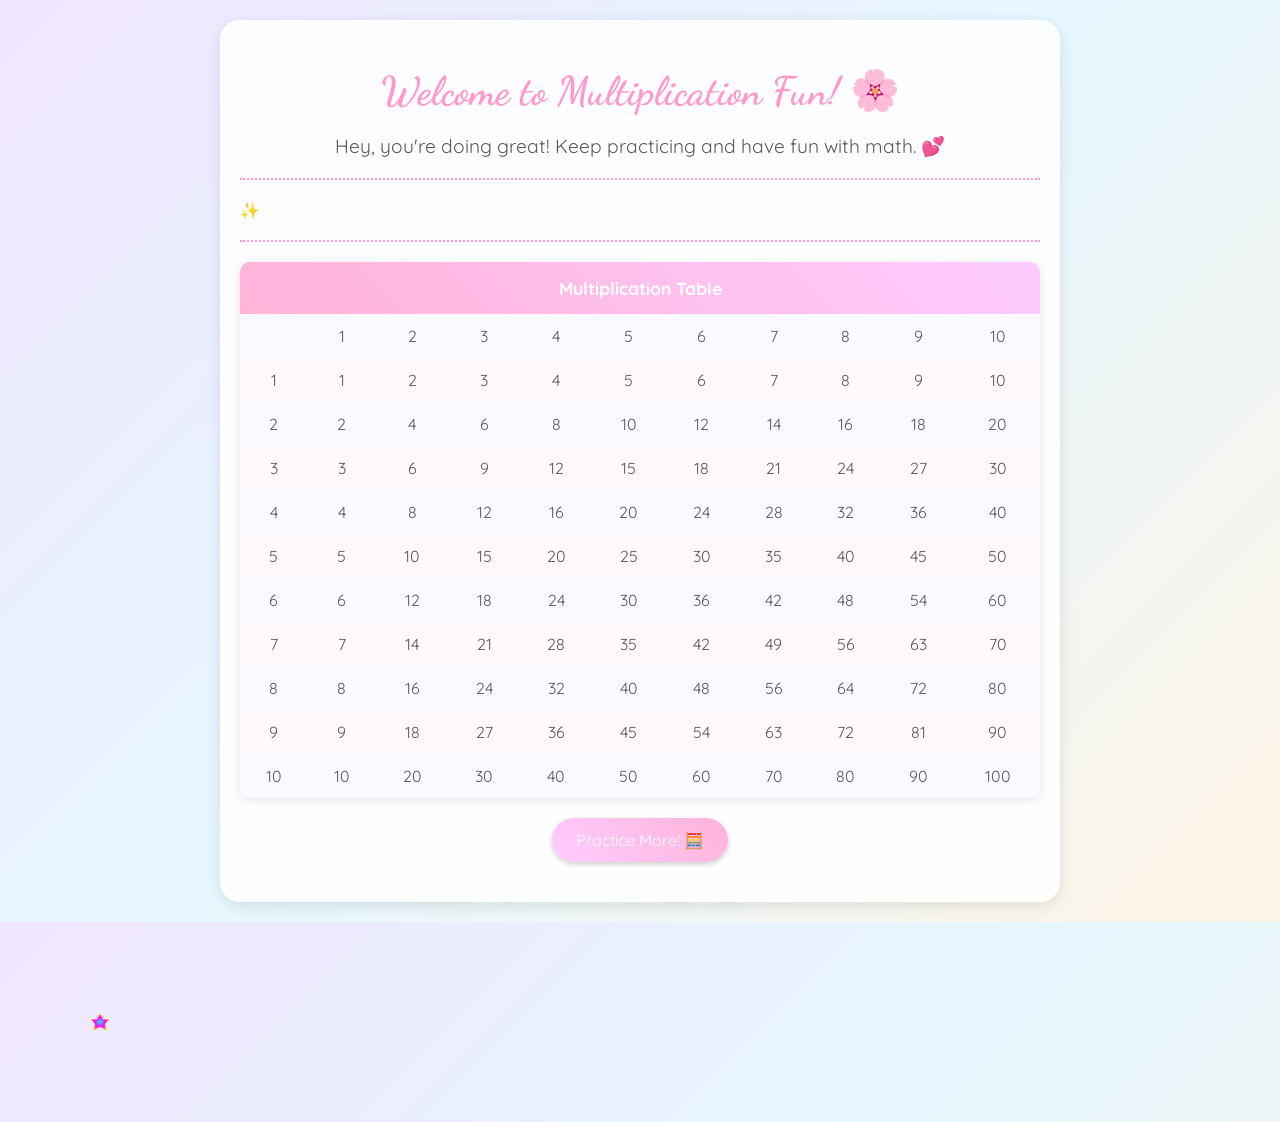
<file: index.html>
<!DOCTYPE html>
<html lang="en">
<head>
    <meta charset="UTF-8">
    <meta name="viewport" content="width=device-width, initial-scale=1.0">
    <title>My Cute Multiplication Site</title>
    <link href="https://fonts.googleapis.com/css2?family=Quicksand:wght@400;700&family=Dancing+Script&display=swap" rel="stylesheet">
    <style>
        body {
            background: linear-gradient(135deg, #f0e6ff 0%, #e6f7ff 50%, #fff5e6 100%);
            color: #5a5a5a;
            font-family: 'Quicksand', sans-serif;
            margin: 0;
            padding: 0;
        }
        .container {
            max-width: 800px;
            margin: 20px auto;
            padding: 20px;
            background: rgba(255, 255, 255, 0.9);
            border-radius: 20px;
            box-shadow: 0 4px 15px rgba(0, 0, 0, 0.1);
        }
        h1 {
            font-family: 'Dancing Script', cursive;
            color: #ff99cc;
            text-align: center;
            font-size: 2.5em;
            margin-bottom: 10px;
        }
        p {
            text-align: center;
            font-size: 1.2em;
            margin-bottom: 20px;
        }
        hr {
            border: none;
            border-top: 2px dotted #ff99cc;
            margin: 20px 0;
        }
        table {
            width: 100%;
            border-collapse: collapse;
            border-radius: 10px;
            overflow: hidden;
            box-shadow: 0 2px 10px rgba(0, 0, 0, 0.1);
            margin: 20px 0;
        }
        th {
            background: linear-gradient(45deg, #ffb3d9, #ffccff);
            color: white;
            padding: 15px;
            font-weight: bold;
            font-size: 1.1em;
        }
        td {
            padding: 12px;
            text-align: center;
            font-size: 1em;
        }
        tr:nth-child(even) {
            background: #f9f9ff;
        }
        tr:nth-child(odd) {
            background: #fff9f9;
        }
        tr:hover {
            background: #e6f7ff;
            transform: scale(1.01);
            transition: 0.2s;
        }
        button {
            background: linear-gradient(45deg, #ffccff, #ffb3d9);
            border: none;
            border-radius: 25px;
            padding: 12px 24px;
            color: white;
            font-family: 'Quicksand', sans-serif;
            font-size: 1em;
            box-shadow: 0 2px 5px rgba(0, 0, 0, 0.2);
            cursor: pointer;
            display: block;
            margin: 20px auto;
            transition: 0.2s;
        }
        button:hover {
            transform: translateY(-2px);
            box-shadow: 0 4px 10px rgba(0, 0, 0, 0.3);
        }
        button:focus {
            outline: 2px solid #ff99cc;
        }
        .floaty {
            animation: float 3s ease-in-out infinite;
        }
        .wiggle:hover {
            animation: wiggle 0.5s ease-in-out;
        }
        @keyframes float {
            0%, 100% { transform: translateY(0); }
            50% { transform: translateY(-5px); }
        }
        @keyframes wiggle {
            0%, 100% { transform: rotate(0); }
            25% { transform: rotate(-2deg); }
            75% { transform: rotate(2deg); }
        }
        .cursor-trail {
            position: absolute;
            width: 200px;
            height: 200px;
            pointer-events: none;
            display: none;
            z-index: 10;
            box-shadow: 0 0 10px #00ffff, 0 0 20px #ff00ff, 0 0 30px #ffa500;
            transition: opacity 0.1s;
            clip-path: polygon(50% 0%, 61% 35%, 98% 35%, 68% 57%, 79% 91%, 50% 70%, 21% 91%, 32% 57%, 2% 35%, 39% 35%);
            display: flex;
            justify-content: center;
            align-items: center;
        }
    </style>
</head>
<body>
    <div class="container">
        <h1 class="floaty wiggle">Welcome to Multiplication Fun! 🌸</h1>
        <p>Hey, you're doing great! Keep practicing and have fun with math. 💕</p>
        <hr>✨<hr>
        <table>
            <tr>
                <th colspan="11">Multiplication Table</th>
            </tr>
            <tr>
                <td></td>
                <td>1</td>
                <td>2</td>
                <td>3</td>
                <td>4</td>
                <td>5</td>
                <td>6</td>
                <td>7</td>
                <td>8</td>
                <td>9</td>
                <td>10</td>
            </tr>
            <tr><td>1</td><td>1</td><td>2</td><td>3</td><td>4</td><td>5</td><td>6</td><td>7</td><td>8</td><td>9</td><td>10</td></tr>
            <tr><td>2</td><td>2</td><td>4</td><td>6</td><td>8</td><td>10</td><td>12</td><td>14</td><td>16</td><td>18</td><td>20</td></tr>
            <tr><td>3</td><td>3</td><td>6</td><td>9</td><td>12</td><td>15</td><td>18</td><td>21</td><td>24</td><td>27</td><td>30</td></tr>
            <tr><td>4</td><td>4</td><td>8</td><td>12</td><td>16</td><td>20</td><td>24</td><td>28</td><td>32</td><td>36</td><td>40</td></tr>
            <tr><td>5</td><td>5</td><td>10</td><td>15</td><td>20</td><td>25</td><td>30</td><td>35</td><td>40</td><td>45</td><td>50</td></tr>
            <tr><td>6</td><td>6</td><td>12</td><td>18</td><td>24</td><td>30</td><td>36</td><td>42</td><td>48</td><td>54</td><td>60</td></tr>
            <tr><td>7</td><td>7</td><td>14</td><td>21</td><td>28</td><td>35</td><td>42</td><td>49</td><td>56</td><td>63</td><td>70</td></tr>
            <tr><td>8</td><td>8</td><td>16</td><td>24</td><td>32</td><td>40</td><td>48</td><td>56</td><td>64</td><td>72</td><td>80</td></tr>
            <tr><td>9</td><td>9</td><td>18</td><td>27</td><td>36</td><td>45</td><td>54</td><td>63</td><td>72</td><td>81</td><td>90</td></tr>
            <tr><td>10</td><td>10</td><td>20</td><td>30</td><td>40</td><td>50</td><td>60</td><td>70</td><td>80</td><td>90</td><td>100</td></tr>
        </table>
        <button>Practice More! 🧮</button>
    </div>
    <script>
        const table = document.querySelector('table');
        const trails = [];
        for (let i = 0; i < 20; i++) {
            const div = document.createElement('div');
            div.className = 'cursor-trail';
            const svg = document.createElementNS('http://www.w3.org/2000/svg', 'svg');
            svg.setAttribute('width', '20');
            svg.setAttribute('height', '20');
            svg.setAttribute('viewBox', '0 0 20 20');
            const defs = document.createElementNS('http://www.w3.org/2000/svg', 'defs');
            const grad = document.createElementNS('http://www.w3.org/2000/svg', 'radialGradient');
            grad.setAttribute('id', 'neonGradient');
            grad.setAttribute('cx', '50%');
            grad.setAttribute('cy', '50%');
            grad.setAttribute('r', '50%');
            const stop1 = document.createElementNS('http://www.w3.org/2000/svg', 'stop');
            stop1.setAttribute('offset', '0%');
            stop1.setAttribute('stop-color', '#00ffff');
            const stop2 = document.createElementNS('http://www.w3.org/2000/svg', 'stop');
            stop2.setAttribute('offset', '50%');
            stop2.setAttribute('stop-color', '#ff00ff');
            const stop3 = document.createElementNS('http://www.w3.org/2000/svg', 'stop');
            stop3.setAttribute('offset', '100%');
            stop3.setAttribute('stop-color', '#ffa500');
            grad.appendChild(stop1);
            grad.appendChild(stop2);
            grad.appendChild(stop3);
            defs.appendChild(grad);
            svg.appendChild(defs);
            const path = document.createElementNS('http://www.w3.org/2000/svg', 'path');
            if (i === 0) {
                path.setAttribute('d', 'M10 6 Q10 3 12 3 T14 6 Q14 8 10 12 Q6 8 6 6 Q6 3 8 3 T10 6 Z');
            } else {
                path.setAttribute('d', 'M10 1 L13 7 L20 7 L15 12 L17 19 L10 15 L3 19 L5 12 L0 7 L7 7 Z');
            }
            path.setAttribute('fill', 'url(#neonGradient)');
            path.setAttribute('stroke', '#fff');
            path.setAttribute('stroke-width', '0.5');
            svg.appendChild(path);
            div.appendChild(svg);
            document.body.appendChild(div);
            trails.push(div);
        }
        const positions = [];
        table.addEventListener('mouseenter', () => trails.forEach(t => t.style.display = 'flex'));
        table.addEventListener('mousemove', (e) => {
            positions.unshift({x: e.clientX - 100, y: e.clientY - 100});
            if (positions.length > trails.length) positions.pop();
            trails.forEach((trail, i) => {
                if (positions[i]) {
                    trail.style.left = positions[i].x + 'px';
                    trail.style.top = positions[i].y + 'px';
                    trail.style.opacity = (trails.length - i) / trails.length;
                }
            });
        });
        table.addEventListener('mouseleave', () => {
            trails.forEach(t => t.style.display = 'none');
            positions.length = 0;
        });
    </script>

</body>
</html>
</file>
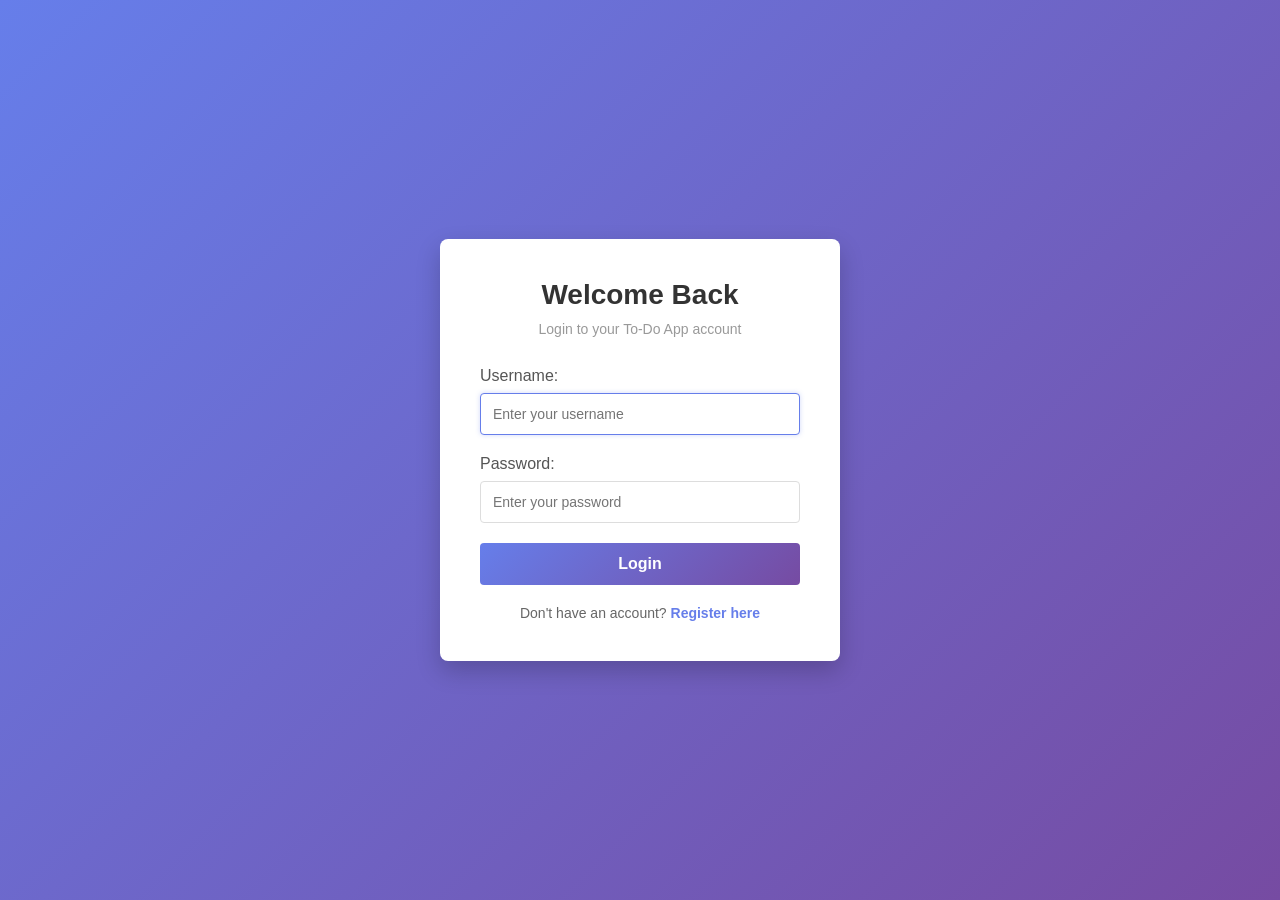
<file: login.html>
<!DOCTYPE html>
<html lang="en">
<head>
    <meta charset="UTF-8">
    <meta name="viewport" content="width=device-width, initial-scale=1.0">
    <title>Login - To-Do App</title>
    <style>
        * {
            margin: 0;
            padding: 0;
            box-sizing: border-box;
        }

        body {
            font-family: 'Segoe UI', Tahoma, Geneva, Verdana, sans-serif;
            background: linear-gradient(135deg, #667eea 0%, #764ba2 100%);
            display: flex;
            justify-content: center;
            align-items: center;
            min-height: 100vh;
            padding: 20px;
        }

        .container {
            background-color: white;
            padding: 40px;
            border-radius: 8px;
            box-shadow: 0 10px 25px rgba(0, 0, 0, 0.2);
            width: 100%;
            max-width: 400px;
        }

        h1 {
            text-align: center;
            color: #333;
            margin-bottom: 10px;
            font-size: 28px;
        }

        .subtitle {
            text-align: center;
            color: #999;
            margin-bottom: 30px;
            font-size: 14px;
        }

        .form-group {
            margin-bottom: 20px;
        }

        label {
            display: block;
            margin-bottom: 8px;
            color: #555;
            font-weight: 500;
        }

        input[type="text"],
        input[type="password"] {
            width: 100%;
            padding: 12px;
            border: 1px solid #ddd;
            border-radius: 4px;
            font-size: 14px;
            transition: border-color 0.3s;
        }

        input[type="text"]:focus,
        input[type="password"]:focus {
            outline: none;
            border-color: #667eea;
            box-shadow: 0 0 5px rgba(102, 126, 234, 0.3);
        }

        button {
            width: 100%;
            padding: 12px;
            background: linear-gradient(135deg, #667eea 0%, #764ba2 100%);
            color: white;
            border: none;
            border-radius: 4px;
            font-size: 16px;
            font-weight: 600;
            cursor: pointer;
            transition: transform 0.2s;
        }

        button:hover {
            transform: translateY(-2px);
        }

        button:active {
            transform: translateY(0);
        }

        .link-section {
            text-align: center;
            margin-top: 20px;
            color: #666;
            font-size: 14px;
        }

        .link-section a {
            color: #667eea;
            text-decoration: none;
            font-weight: 600;
        }

        .link-section a:hover {
            text-decoration: underline;
        }

        #message {
            padding: 12px;
            border-radius: 4px;
            margin-bottom: 20px;
            display: none;
            text-align: center;
            font-weight: 500;
        }

        #message.success {
            background-color: #d4edda;
            color: #155724;
            border: 1px solid #c3e6cb;
            display: block;
        }

        #message.error {
            background-color: #f8d7da;
            color: #721c24;
            border: 1px solid #f5c6cb;
            display: block;
        }

        .demo-info {
            background-color: #e7f3ff;
            border-left: 4px solid #2196F3;
            padding: 12px;
            margin-bottom: 20px;
            border-radius: 4px;
            font-size: 13px;
            color: #0066cc;
        }
    </style>
</head>
<body>
    <div class="container">
        <h1>Welcome Back</h1>
        <p class="subtitle">Login to your To-Do App account</p>
        <div id="message"></div>
        
        <form id="loginForm">
            <div class="form-group">
                <label for="username">Username:</label>
                <input 
                    type="text" 
                    id="username" 
                    name="username" 
                    placeholder="Enter your username" 
                    required
                    autofocus
                >
            </div>

            <div class="form-group">
                <label for="password">Password:</label>
                <input 
                    type="password" 
                    id="password" 
                    name="password" 
                    placeholder="Enter your password" 
                    required
                >
            </div>

            <button type="submit">Login</button>
        </form>

        <div class="link-section">
            Don't have an account? <a href="register.html">Register here</a>
        </div>
    </div>

    <script>
        // Form submission
        document.getElementById('loginForm').addEventListener('submit', function(e) {
            e.preventDefault();

            const username = document.getElementById('username').value.trim();
            const password = document.getElementById('password').value;
            const messageDiv = document.getElementById('message');

            // Basic validation
            if (!username || !password) {
                showMessage('Please enter both username and password', 'error');
                return;
            }

            // Send to server
            const formData = new FormData();
            formData.append('username', username);
            formData.append('password', password);

            fetch('login.php', {
                method: 'POST',
                body: formData
            })
            .then(response => response.json())
            .then(data => {
                if (data.success) {
                    showMessage('Login successful! Redirecting...', 'success');
                    // Redirect to home page after 1.5 seconds
                    setTimeout(() => {
                        window.location.href = 'index.php';
                    }, 1500);
                } else {
                    showMessage(data.error || 'Login failed', 'error');
                }
            })
            .catch(error => {
                showMessage('An error occurred. Please try again.', 'error');
                console.error('Error:', error);
            });
        });

        function showMessage(message, type) {
            const messageDiv = document.getElementById('message');
            messageDiv.textContent = message;
            messageDiv.className = type;
        }
    </script>
</body>
</html>
</file>
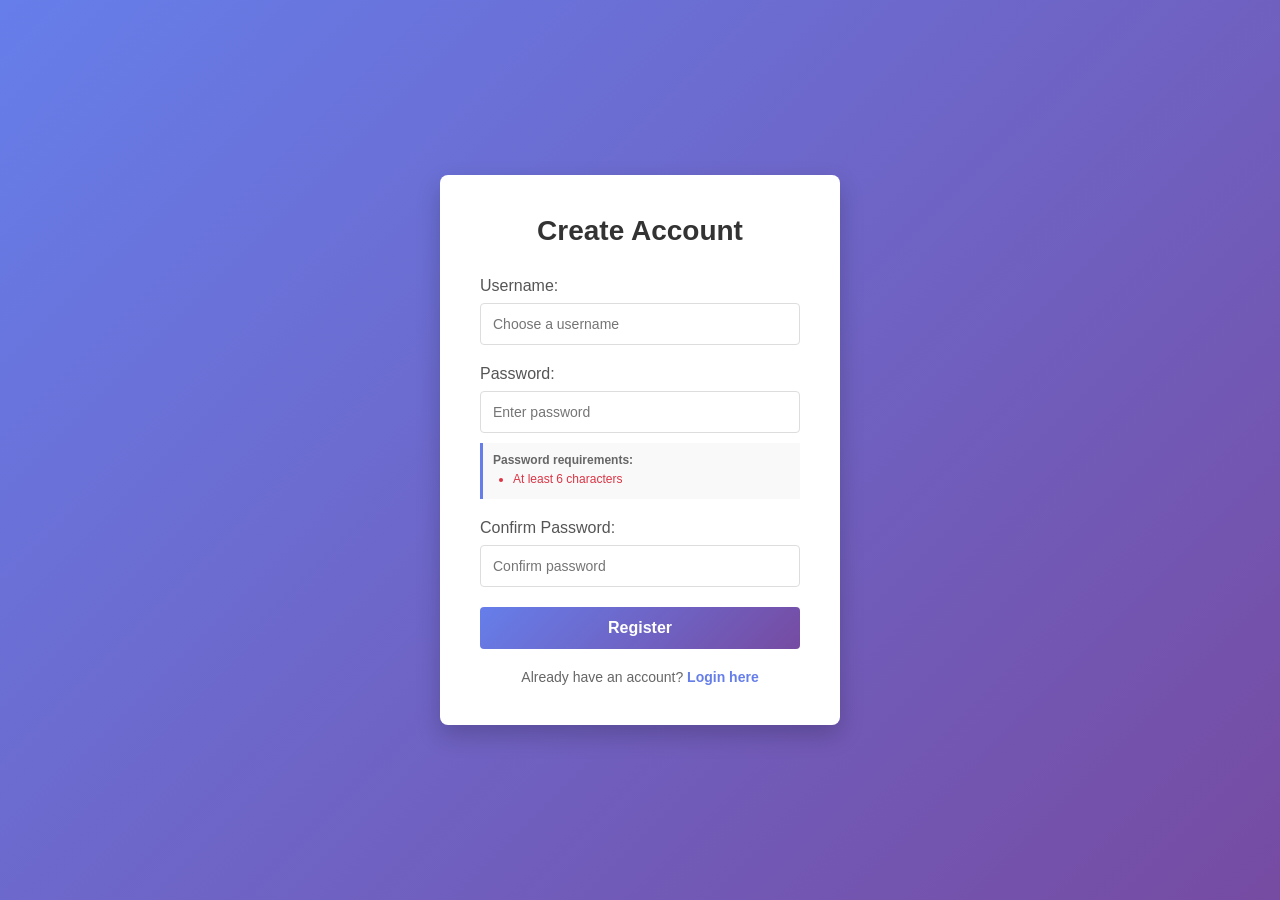
<file: register.html>
<!DOCTYPE html>
<html lang="en">
<head>
    <meta charset="UTF-8">
    <meta name="viewport" content="width=device-width, initial-scale=1.0">
    <title>Register - To-Do App</title>
    <style>
        * {
            margin: 0;
            padding: 0;
            box-sizing: border-box;
        }

        body {
            font-family: 'Segoe UI', Tahoma, Geneva, Verdana, sans-serif;
            background: linear-gradient(135deg, #667eea 0%, #764ba2 100%);
            display: flex;
            justify-content: center;
            align-items: center;
            min-height: 100vh;
            padding: 20px;
        }

        .container {
            background-color: white;
            padding: 40px;
            border-radius: 8px;
            box-shadow: 0 10px 25px rgba(0, 0, 0, 0.2);
            width: 100%;
            max-width: 400px;
        }

        h1 {
            text-align: center;
            color: #333;
            margin-bottom: 30px;
            font-size: 28px;
        }

        .form-group {
            margin-bottom: 20px;
        }

        label {
            display: block;
            margin-bottom: 8px;
            color: #555;
            font-weight: 500;
        }

        input[type="text"],
        input[type="password"] {
            width: 100%;
            padding: 12px;
            border: 1px solid #ddd;
            border-radius: 4px;
            font-size: 14px;
            transition: border-color 0.3s;
        }

        input[type="text"]:focus,
        input[type="password"]:focus {
            outline: none;
            border-color: #667eea;
            box-shadow: 0 0 5px rgba(102, 126, 234, 0.3);
        }

        button {
            width: 100%;
            padding: 12px;
            background: linear-gradient(135deg, #667eea 0%, #764ba2 100%);
            color: white;
            border: none;
            border-radius: 4px;
            font-size: 16px;
            font-weight: 600;
            cursor: pointer;
            transition: transform 0.2s;
        }

        button:hover {
            transform: translateY(-2px);
        }

        button:active {
            transform: translateY(0);
        }

        .link-section {
            text-align: center;
            margin-top: 20px;
            color: #666;
            font-size: 14px;
        }

        .link-section a {
            color: #667eea;
            text-decoration: none;
            font-weight: 600;
        }

        .link-section a:hover {
            text-decoration: underline;
        }

        #message {
            padding: 12px;
            border-radius: 4px;
            margin-bottom: 20px;
            display: none;
            text-align: center;
            font-weight: 500;
        }

        #message.success {
            background-color: #d4edda;
            color: #155724;
            border: 1px solid #c3e6cb;
            display: block;
        }

        #message.error {
            background-color: #f8d7da;
            color: #721c24;
            border: 1px solid #f5c6cb;
            display: block;
        }

        .password-requirements {
            margin-top: 10px;
            padding: 10px;
            background-color: #f9f9f9;
            border-left: 3px solid #667eea;
            font-size: 12px;
            color: #666;
        }

        .password-requirements ul {
            margin-left: 20px;
            margin-top: 5px;
        }

        .requirement {
            margin: 3px 0;
        }

        .requirement.met {
            color: #28a745;
        }

        .requirement.unmet {
            color: #dc3545;
        }
    </style>
</head>
<body>
    <div class="container">
        <h1>Create Account</h1>
        <div id="message"></div>
        
        <form id="registerForm">
            <div class="form-group">
                <label for="username">Username:</label>
                <input 
                    type="text" 
                    id="username" 
                    name="username" 
                    placeholder="Choose a username" 
                    required
                    minlength="3"
                    maxlength="50"
                >
            </div>

            <div class="form-group">
                <label for="password">Password:</label>
                <input 
                    type="password" 
                    id="password" 
                    name="password" 
                    placeholder="Enter password" 
                    required
                    minlength="6"
                >
                <div class="password-requirements">
                    <strong>Password requirements:</strong>
                    <ul>
                        <li class="requirement unmet" id="req-length">At least 6 characters</li>
                    </ul>
                </div>
            </div>

            <div class="form-group">
                <label for="confirmPassword">Confirm Password:</label>
                <input 
                    type="password" 
                    id="confirmPassword" 
                    name="confirmPassword" 
                    placeholder="Confirm password" 
                    required
                >
            </div>

            <button type="submit">Register</button>
        </form>

        <div class="link-section">
            Already have an account? <a href="login.html">Login here</a>
        </div>
    </div>

    <script>
        // Password validation
        const passwordInput = document.getElementById('password');
        const reqLength = document.getElementById('req-length');

        passwordInput.addEventListener('input', function() {
            if (this.value.length >= 6) {
                reqLength.classList.remove('unmet');
                reqLength.classList.add('met');
                reqLength.textContent = '✓ At least 6 characters';
            } else {
                reqLength.classList.remove('met');
                reqLength.classList.add('unmet');
                reqLength.textContent = 'At least 6 characters';
            }
        });

        // Form submission
        document.getElementById('registerForm').addEventListener('submit', function(e) {
            e.preventDefault();

            const username = document.getElementById('username').value.trim();
            const password = document.getElementById('password').value;
            const confirmPassword = document.getElementById('confirmPassword').value;
            const messageDiv = document.getElementById('message');

            // Validation
            if (username.length < 3) {
                showMessage('Username must be at least 3 characters long', 'error');
                return;
            }

            if (password.length < 6) {
                showMessage('Password must be at least 6 characters long', 'error');
                return;
            }

            if (password !== confirmPassword) {
                showMessage('Passwords do not match', 'error');
                return;
            }

            // Send to server
            const formData = new FormData();
            formData.append('username', username);
            formData.append('password', password);

            fetch('register.php', {
                method: 'POST',
                body: formData
            })
            .then(response => response.json())
            .then(data => {
                if (data.success) {
                    showMessage('Registration successful! Redirecting to login...', 'success');
                    setTimeout(() => {
                        window.location.href = 'login.html';
                    }, 2000);
                } else {
                    showMessage(data.error || 'Registration failed', 'error');
                }
            })
            .catch(error => {
                showMessage('An error occurred. Please try again.', 'error');
                console.error('Error:', error);
            });
        });

        function showMessage(message, type) {
            const messageDiv = document.getElementById('message');
            messageDiv.textContent = message;
            messageDiv.className = type;
        }
    </script>
</body>
</html>
</file>
